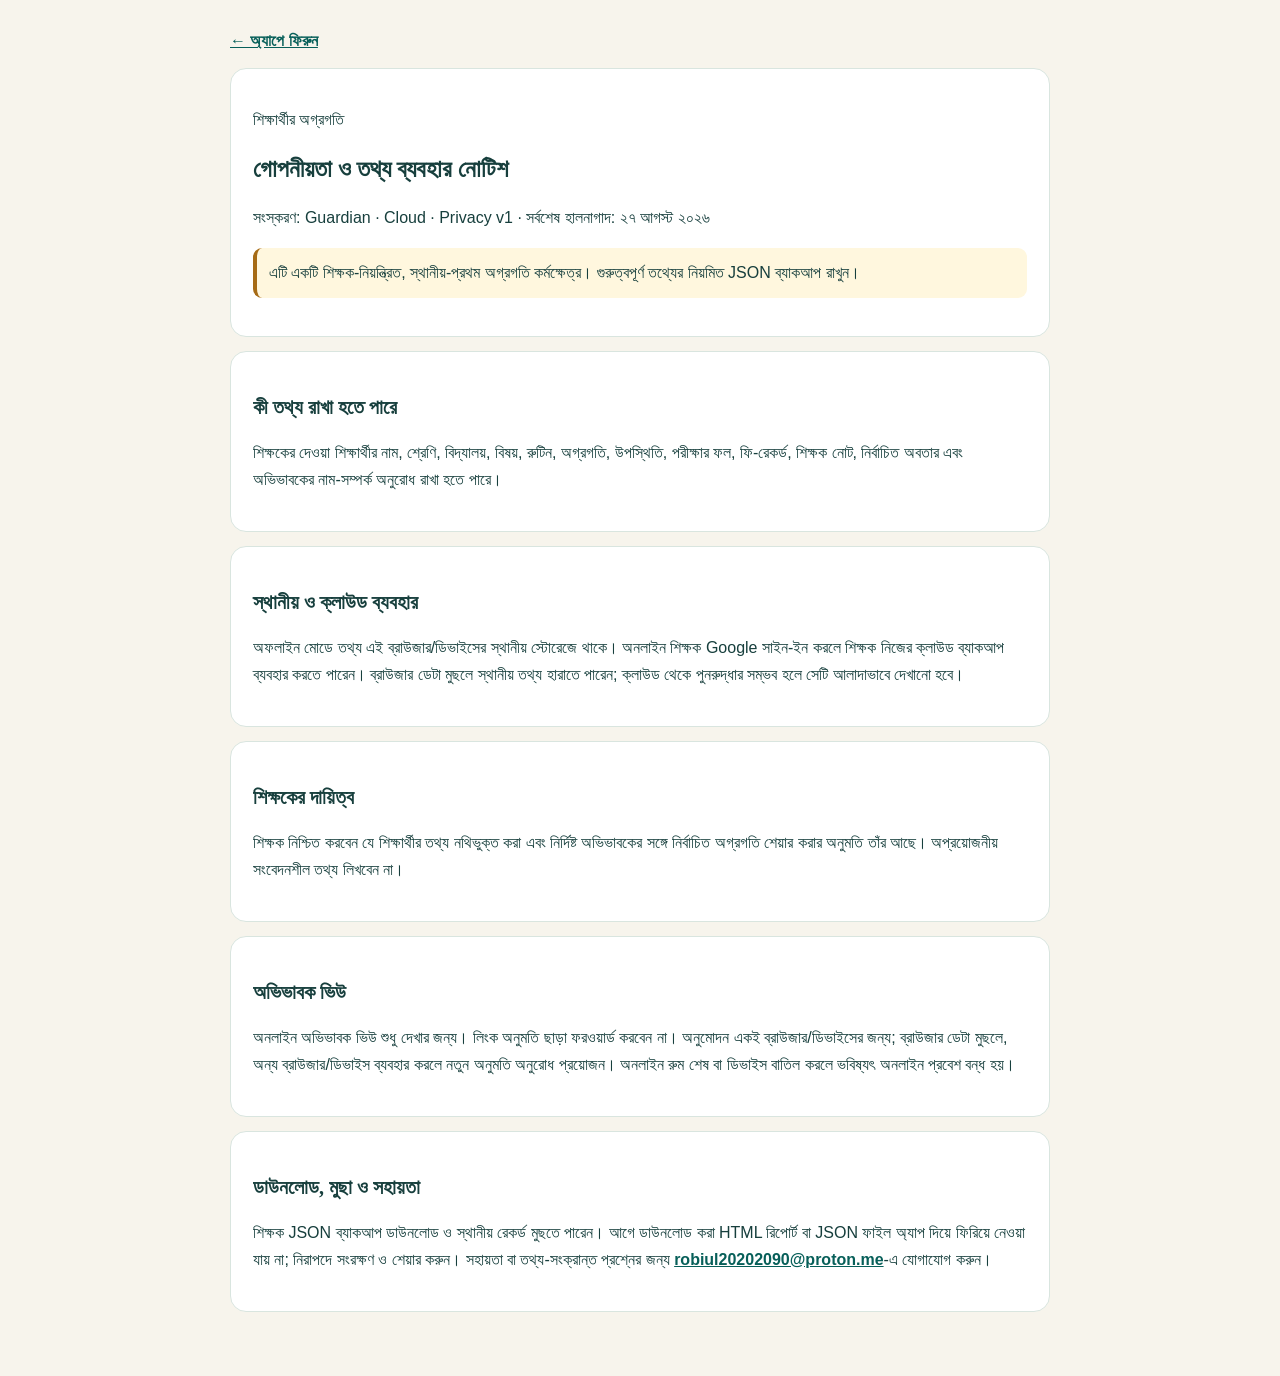
<file: privacy.html>
<!doctype html><html lang="bn"><head><meta charset="utf-8"><meta name="viewport" content="width=device-width,initial-scale=1"><title>গোপনীয়তা ও তথ্য ব্যবহার — শিক্ষার্থীর অগ্রগতি</title><style>body{margin:0;background:#f7f4ec;color:#173f3d;font-family:Arial,'Hind Siliguri',sans-serif;line-height:1.65}.page{max-width:820px;margin:auto;padding:28px 18px 50px}.card{background:#fff;border:1px solid #d9e5df;border-radius:16px;padding:22px;margin:14px 0}h1,h2{font-family:Georgia,'Noto Serif Bengali',serif}h1{margin:4px 0}h2{font-size:20px}a{color:#075f59;font-weight:700}.note{padding:12px;border-left:4px solid #a66b16;background:#fff7de;border-radius:9px}li{margin:7px 0}</style></head><body><main class="page"><a href="./">← অ্যাপে ফিরুন</a><section class="card"><p>শিক্ষার্থীর অগ্রগতি</p><h1>গোপনীয়তা ও তথ্য ব্যবহার নোটিশ</h1><p>সংস্করণ: Guardian · Cloud · Privacy v1 · সর্বশেষ হালনাগাদ: ২৭ আগস্ট ২০২৬</p><p class="note">এটি একটি শিক্ষক-নিয়ন্ত্রিত, স্থানীয়-প্রথম অগ্রগতি কর্মক্ষেত্র। গুরুত্বপূর্ণ তথ্যের নিয়মিত JSON ব্যাকআপ রাখুন।</p></section><section class="card"><h2>কী তথ্য রাখা হতে পারে</h2><p>শিক্ষকের দেওয়া শিক্ষার্থীর নাম, শ্রেণি, বিদ্যালয়, বিষয়, রুটিন, অগ্রগতি, উপস্থিতি, পরীক্ষার ফল, ফি-রেকর্ড, শিক্ষক নোট, নির্বাচিত অবতার এবং অভিভাবকের নাম-সম্পর্ক অনুরোধ রাখা হতে পারে।</p></section><section class="card"><h2>স্থানীয় ও ক্লাউড ব্যবহার</h2><p>অফলাইন মোডে তথ্য এই ব্রাউজার/ডিভাইসের স্থানীয় স্টোরেজে থাকে। অনলাইন শিক্ষক Google সাইন-ইন করলে শিক্ষক নিজের ক্লাউড ব্যাকআপ ব্যবহার করতে পারেন। ব্রাউজার ডেটা মুছলে স্থানীয় তথ্য হারাতে পারেন; ক্লাউড থেকে পুনরুদ্ধার সম্ভব হলে সেটি আলাদাভাবে দেখানো হবে।</p></section><section class="card"><h2>শিক্ষকের দায়িত্ব</h2><p>শিক্ষক নিশ্চিত করবেন যে শিক্ষার্থীর তথ্য নথিভুক্ত করা এবং নির্দিষ্ট অভিভাবকের সঙ্গে নির্বাচিত অগ্রগতি শেয়ার করার অনুমতি তাঁর আছে। অপ্রয়োজনীয় সংবেদনশীল তথ্য লিখবেন না।</p></section><section class="card"><h2>অভিভাবক ভিউ</h2><p>অনলাইন অভিভাবক ভিউ শুধু দেখার জন্য। লিংক অনুমতি ছাড়া ফরওয়ার্ড করবেন না। অনুমোদন একই ব্রাউজার/ডিভাইসের জন্য; ব্রাউজার ডেটা মুছলে, অন্য ব্রাউজার/ডিভাইস ব্যবহার করলে নতুন অনুমতি অনুরোধ প্রয়োজন। অনলাইন রুম শেষ বা ডিভাইস বাতিল করলে ভবিষ্যৎ অনলাইন প্রবেশ বন্ধ হয়।</p></section><section class="card"><h2>ডাউনলোড, মুছা ও সহায়তা</h2><p>শিক্ষক JSON ব্যাকআপ ডাউনলোড ও স্থানীয় রেকর্ড মুছতে পারেন। আগে ডাউনলোড করা HTML রিপোর্ট বা JSON ফাইল অ্যাপ দিয়ে ফিরিয়ে নেওয়া যায় না; নিরাপদে সংরক্ষণ ও শেয়ার করুন। সহায়তা বা তথ্য-সংক্রান্ত প্রশ্নের জন্য <a href="mailto:robiul20202090@proton.me">robiul20202090@proton.me</a>-এ যোগাযোগ করুন।</p></section></main></body></html>
</file>
